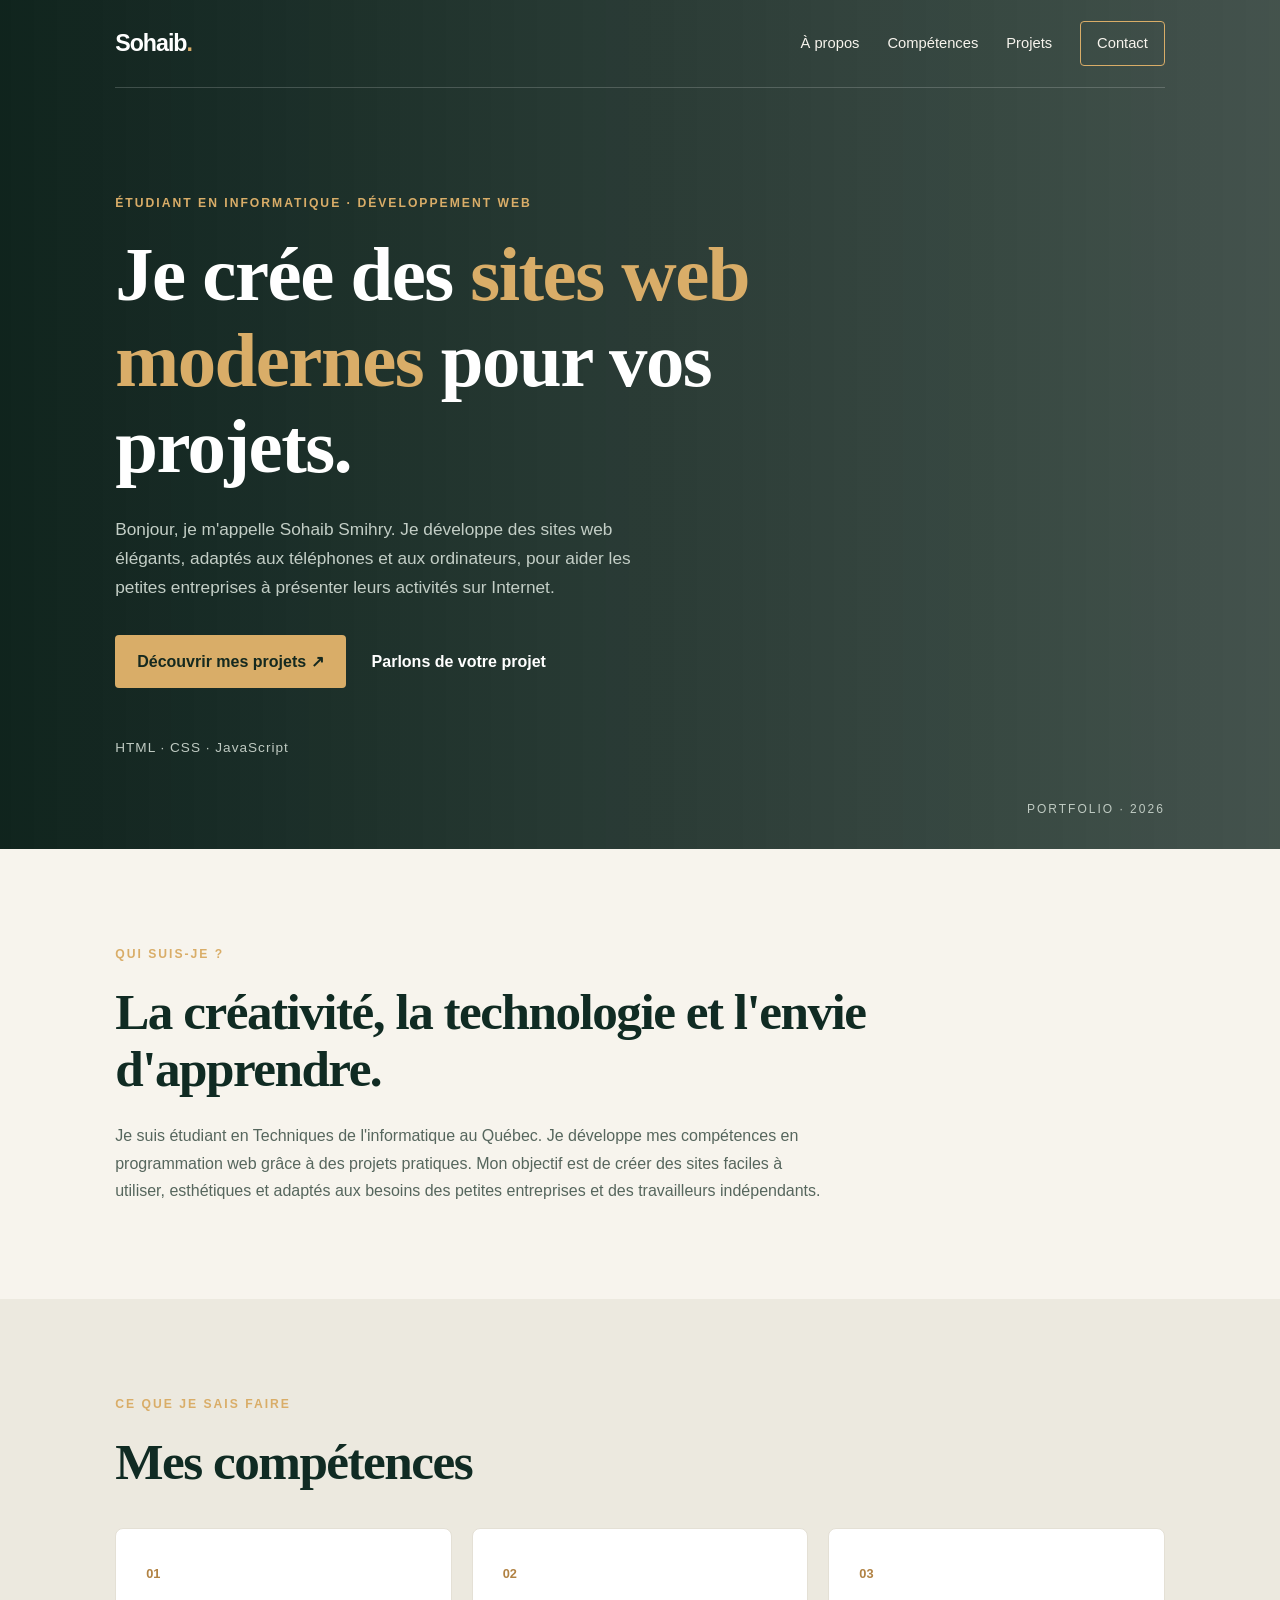
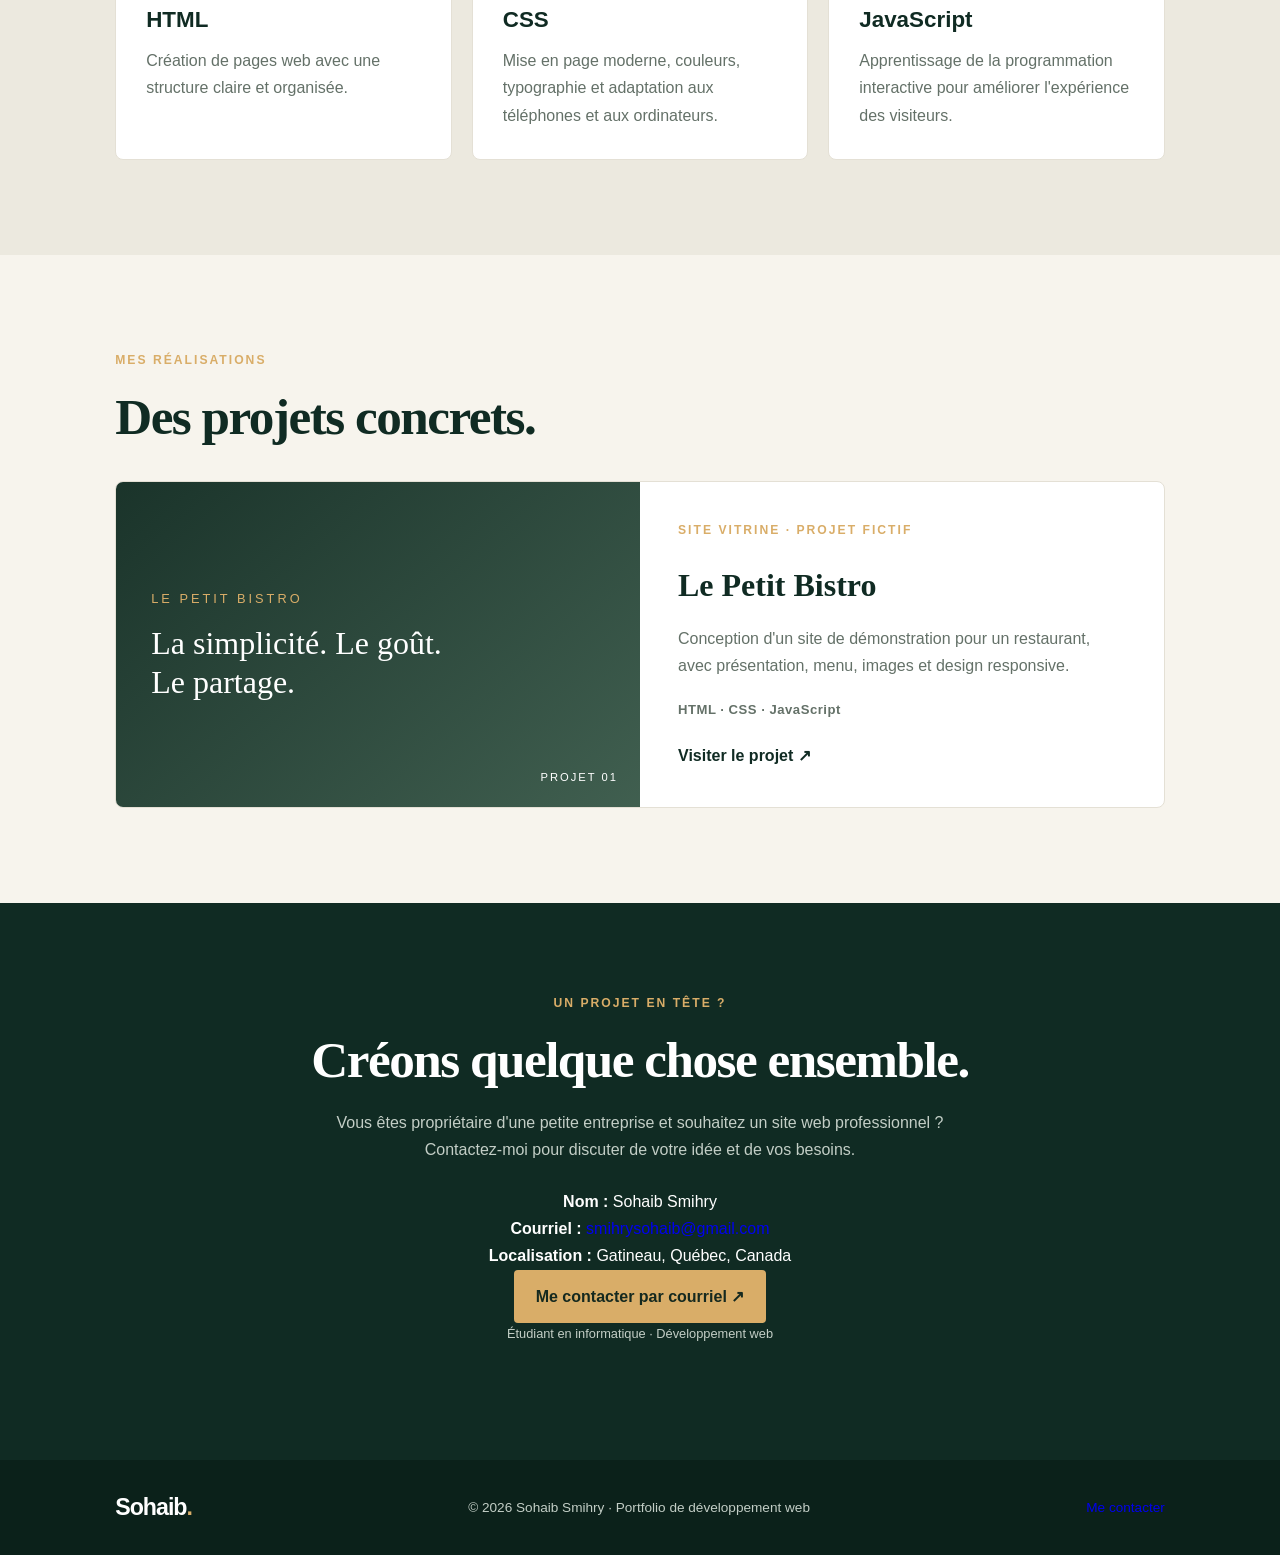
<file: portfolio.html>
<!DOCTYPE html>
<html lang="fr">
<head>
  <meta charset="UTF-8">
  <meta name="viewport" content="width=device-width, initial-scale=1.0">
  <meta name="description" content="Portfolio de Sohaib Smihry, étudiant en informatique et développeur web débutant à Gatineau, Québec.">
  <meta name="theme-color" content="#102b23">
  <title>Sohaib Smihry | Développeur Web</title>
  <link rel="stylesheet" href="portfolio.css">
</head>

<body>

  <!-- EN-TÊTE ET PAGE D'ACCUEIL -->
  <header class="hero" id="accueil">

    <nav class="navbar">
      <a class="logo" href="#accueil">Sohaib<span>.</span></a>

      <div class="nav-links">
        <a href="#apropos">À propos</a>
        <a href="#competences">Compétences</a>
        <a href="#projets">Projets</a>
        <a class="nav-contact" href="#contact">Contact</a>
      </div>
    </nav>

    <div class="hero-content">
      <p class="eyebrow">
        ÉTUDIANT EN INFORMATIQUE · DÉVELOPPEMENT WEB
      </p>

      <h1>
        Je crée des <span>sites web modernes</span> pour vos projets.
      </h1>

      <p class="intro">
        Bonjour, je m'appelle Sohaib Smihry. Je développe des sites web
        élégants, adaptés aux téléphones et aux ordinateurs, pour aider
        les petites entreprises à présenter leurs activités sur Internet.
      </p>

      <div class="hero-buttons">
        <a class="button" href="#projets">
          Découvrir mes projets ↗
        </a>

        <a class="text-link" href="#contact">
          Parlons de votre projet
        </a>
      </div>

      <p class="availability">
        HTML · CSS · JavaScript
      </p>
    </div>

    <div class="hero-number">PORTFOLIO · 2026</div>

  </header>

  <main>

    <!-- À PROPOS -->
    <section class="section about" id="apropos">
      <p class="eyebrow">QUI SUIS-JE ?</p>

      <h2>La créativité, la technologie et l'envie d'apprendre.</h2>

      <p>
        Je suis étudiant en Techniques de l'informatique au Québec.
        Je développe mes compétences en programmation web grâce à des
        projets pratiques. Mon objectif est de créer des sites faciles
        à utiliser, esthétiques et adaptés aux besoins des petites
        entreprises et des travailleurs indépendants.
      </p>
    </section>

    <!-- COMPÉTENCES -->
    <section class="section skills" id="competences">
      <p class="eyebrow">CE QUE JE SAIS FAIRE</p>

      <h2>Mes compétences</h2>

      <div class="card-grid">

        <article class="skill-card">
          <span>01</span>
          <h3>HTML</h3>
          <p>
            Création de pages web avec une structure claire et organisée.
          </p>
        </article>

        <article class="skill-card">
          <span>02</span>
          <h3>CSS</h3>
          <p>
            Mise en page moderne, couleurs, typographie et adaptation
            aux téléphones et aux ordinateurs.
          </p>
        </article>

        <article class="skill-card">
          <span>03</span>
          <h3>JavaScript</h3>
          <p>
            Apprentissage de la programmation interactive pour améliorer
            l'expérience des visiteurs.
          </p>
        </article>

      </div>
    </section>

    <!-- PROJETS -->
    <section class="section projects" id="projets">
      <p class="eyebrow">MES RÉALISATIONS</p>

      <h2>Des projets concrets.</h2>

      <article class="project-card">

        <div class="project-visual">
          <span>LE PETIT BISTRO</span>
          <p>La simplicité. Le goût. Le partage.</p>
          <span class="project-stamp">PROJET 01</span>
        </div>

        <div class="project-info">
          <p class="eyebrow">SITE VITRINE · PROJET FICTIF</p>

          <h3>Le Petit Bistro</h3>

          <p>
            Conception d'un site de démonstration pour un restaurant,
            avec présentation, menu, images et design responsive.
          </p>

          <p class="tech">HTML · CSS · JavaScript</p>

          <a
            class="text-link"
            href="./"
            target="_blank"
            rel="noopener noreferrer"
          >
            Visiter le projet ↗
          </a>
        </div>

      </article>
    </section>

    <!-- CONTACT SANS NUMÉRO DE TÉLÉPHONE -->
    <section class="contact" id="contact">
      <p class="eyebrow">UN PROJET EN TÊTE ?</p>

      <h2>Créons quelque chose ensemble.</h2>

      <p>
        Vous êtes propriétaire d'une petite entreprise et souhaitez
        un site web professionnel ? Contactez-moi pour discuter
        de votre idée et de vos besoins.
      </p>

      <div class="contact-details">

        <p>
          <strong>Nom :</strong>
          Sohaib Smihry
        </p>

        <p>
          <strong>Courriel :</strong>
          <a href="mailto:smihrysohaib@gmail.com">
            smihrysohaib@gmail.com
          </a>
        </p>

        <p>
          <strong>Localisation :</strong>
          Gatineau, Québec, Canada
        </p>

      </div>

      <a
        class="button"
        href="mailto:smihrysohaib@gmail.com?subject=Demande%20de%20site%20web"
      >
        Me contacter par courriel ↗
      </a>

      <p class="small-note">
        Étudiant en informatique · Développement web
      </p>
    </section>

  </main>

  <!-- PIED DE PAGE -->
  <footer>
    <a class="logo" href="#accueil">Sohaib<span>.</span></a>

    <p>© 2026 Sohaib Smihry · Portfolio de développement web</p>

    <a href="mailto:smihrysohaib@gmail.com">
      Me contacter
    </a>
  </footer>

</body>
</html>
</file>
<file: portfolio.css>
:root {
  --green: #102b23;
  --green-light: #1b4033;
  --gold: #d9ad68;
  --cream: #f7f4ed;
  --muted: #c3cec6;
}

* {
  box-sizing: border-box;
  margin: 0;
  padding: 0;
}

html {
  scroll-behavior: smooth;
}

body {
  font-family: Arial, Helvetica, sans-serif;
  background: var(--cream);
  color: var(--green);
  line-height: 1.7;
}

a {
  text-decoration: none;
}

.hero {
  min-height: 88vh;
  position: relative;
  overflow: hidden;
  color: white;
  background:
    linear-gradient(90deg, rgba(8, 29, 23, .97), rgba(8, 29, 23, .75)),
    url("https://images.unsplash.com/photo-1497366754035-f200968a6e72?auto=format&fit=crop&w=1800&q=85")
    center/cover no-repeat;
  padding: 0 9%;
}

.navbar {
  min-height: 88px;
  display: flex;
  align-items: center;
  justify-content: space-between;
  gap: 24px;
  border-bottom: 1px solid rgba(255,255,255,.18);
}

.logo {
  color: white;
  font-size: 1.45rem;
  font-weight: 800;
  letter-spacing: -1px;
}

.logo span {
  color: var(--gold);
}

.nav-links {
  display: flex;
  align-items: center;
  gap: 28px;
}

.nav-links a {
  color: #f7f4ed;
  font-size: .92rem;
  transition: color .2s;
}

.nav-links a:hover,
.text-link:hover {
  color: var(--gold);
}

.nav-links .nav-contact {
  border: 1px solid var(--gold);
  padding: 9px 16px;
  border-radius: 4px;
}

.hero-content {
  max-width: 780px;
  padding: 105px 0 90px;
}

.eyebrow {
  color: var(--gold);
  font-size: .76rem;
  font-weight: 700;
  letter-spacing: 2px;
  margin-bottom: 18px;
}

h1, h2 {
  font-family: Georgia, "Times New Roman", serif;
  letter-spacing: -1.5px;
  line-height: 1.12;
}

h1 {
  font-size: clamp(2.8rem, 6vw, 5.3rem);
  max-width: 850px;
}

h1 span {
  color: var(--gold);
}

.intro {
  max-width: 570px;
  color: var(--muted);
  font-size: 1.08rem;
  margin-top: 25px;
}

.hero-buttons {
  display: flex;
  flex-wrap: wrap;
  align-items: center;
  gap: 26px;
  margin-top: 32px;
}

.button {
  display: inline-block;
  background: var(--gold);
  color: #15291f;
  padding: 13px 22px;
  border-radius: 4px;
  font-weight: 700;
  transition: transform .2s, background .2s;
}

.button:hover {
  background: #edc78b;
  transform: translateY(-2px);
}

.text-link {
  color: var(--green);
  font-weight: 700;
}

.hero .text-link {
  color: white;
}

.availability {
  margin-top: 48px;
  color: #bfcac2;
  font-size: .85rem;
  letter-spacing: 1px;
}

.hero-number {
  position: absolute;
  right: 9%;
  bottom: 30px;
  color: #bfcac2;
  font-size: .75rem;
  letter-spacing: 2px;
}

.section {
  padding: 95px 9%;
}

.section h2,
.contact h2 {
  font-size: clamp(2.1rem, 4vw, 3.4rem);
  max-width: 760px;
  margin-bottom: 25px;
}

.about > p:last-child {
  max-width: 720px;
  color: #56665d;
}

.skills {
  background: #ece9df;
}

.card-grid {
  display: grid;
  grid-template-columns: repeat(3, minmax(0, 1fr));
  gap: 20px;
  margin-top: 38px;
}

.skill-card {
  background: white;
  padding: 30px;
  border: 1px solid #e4e0d5;
  border-radius: 8px;
}

.skill-card > span {
  color: #b18243;
  font-size: .8rem;
  font-weight: 700;
}

.skill-card h3 {
  margin: 15px 0 8px;
  font-size: 1.4rem;
}

.skill-card p,
.project-info > p:not(.eyebrow) {
  color: #647168;
}

.project-card {
  display: grid;
  grid-template-columns: 1fr 1fr;
  background: white;
  border-radius: 8px;
  overflow: hidden;
  margin-top: 35px;
  border: 1px solid #e4e0d5;
}

.project-visual {
  min-height: 310px;
  padding: 35px;
  background:
    linear-gradient(140deg, rgba(12, 39, 29, .94), rgba(31, 67, 49, .85)),
    url("https://images.unsplash.com/photo-1414235077428-338989a2e8c0?auto=format&fit=crop&w=900&q=80")
    center/cover;
  color: white;
  display: flex;
  flex-direction: column;
  justify-content: center;
  position: relative;
}

.project-visual > span:first-child {
  color: var(--gold);
  letter-spacing: 3px;
  font-size: .8rem;
}

.project-visual p {
  font-family: Georgia, serif;
  font-size: 2rem;
  margin-top: 15px;
  max-width: 300px;
  line-height: 1.2;
}

.project-stamp {
  position: absolute;
  bottom: 20px;
  right: 22px;
  font-size: .7rem;
  letter-spacing: 2px;
}

.project-info {
  padding: 38px;
}

.project-info h3 {
  font-family: Georgia, serif;
  font-size: 2rem;
  margin-bottom: 12px;
}

.tech {
  margin: 20px 0;
  font-size: .82rem;
  font-weight: 700;
  letter-spacing: .5px;
}

.contact {
  padding: 90px 9%;
  background: var(--green);
  color: white;
  text-align: center;
}

.contact h2 {
  margin: 0 auto 20px;
}

.contact > p:not(.eyebrow) {
  color: var(--muted);
  max-width: 620px;
  margin: 0 auto 25px;
}

.contact .small-note {
  font-size: .8rem;
  margin-top: 18px;
}

footer {
  background: #0b211a;
  padding: 28px 9%;
  display: flex;
  justify-content: space-between;
  align-items: center;
  gap: 20px;
  color: var(--muted);
  font-size: .85rem;
}

@media (max-width: 700px) {
  .hero {
    min-height: auto;
    padding: 0 6%;
  }

  .navbar {
    align-items: flex-start;
    flex-direction: column;
    padding: 22px 0;
    gap: 15px;
  }

  .nav-links {
    flex-wrap: wrap;
    gap: 12px 18px;
  }

  .nav-links a {
    font-size: .85rem;
  }

  .hero-content {
    padding: 75px 0 100px;
  }

  h1 {
    font-size: clamp(2.5rem, 12vw, 4rem);
  }

  .section {
    padding: 65px 6%;
  }

  .card-grid,
  .project-card {
    grid-template-columns: 1fr;
  }

  .project-visual {
    min-height: 240px;
  }

  .project-info {
    padding: 27px;
  }

  .contact {
    padding: 65px 6%;
  }

  footer {
    padding: 25px 6%;
    flex-direction: column;
    align-items: flex-start;
  }

  .hero-number {
    right: 6%;
  }
}
</file>
